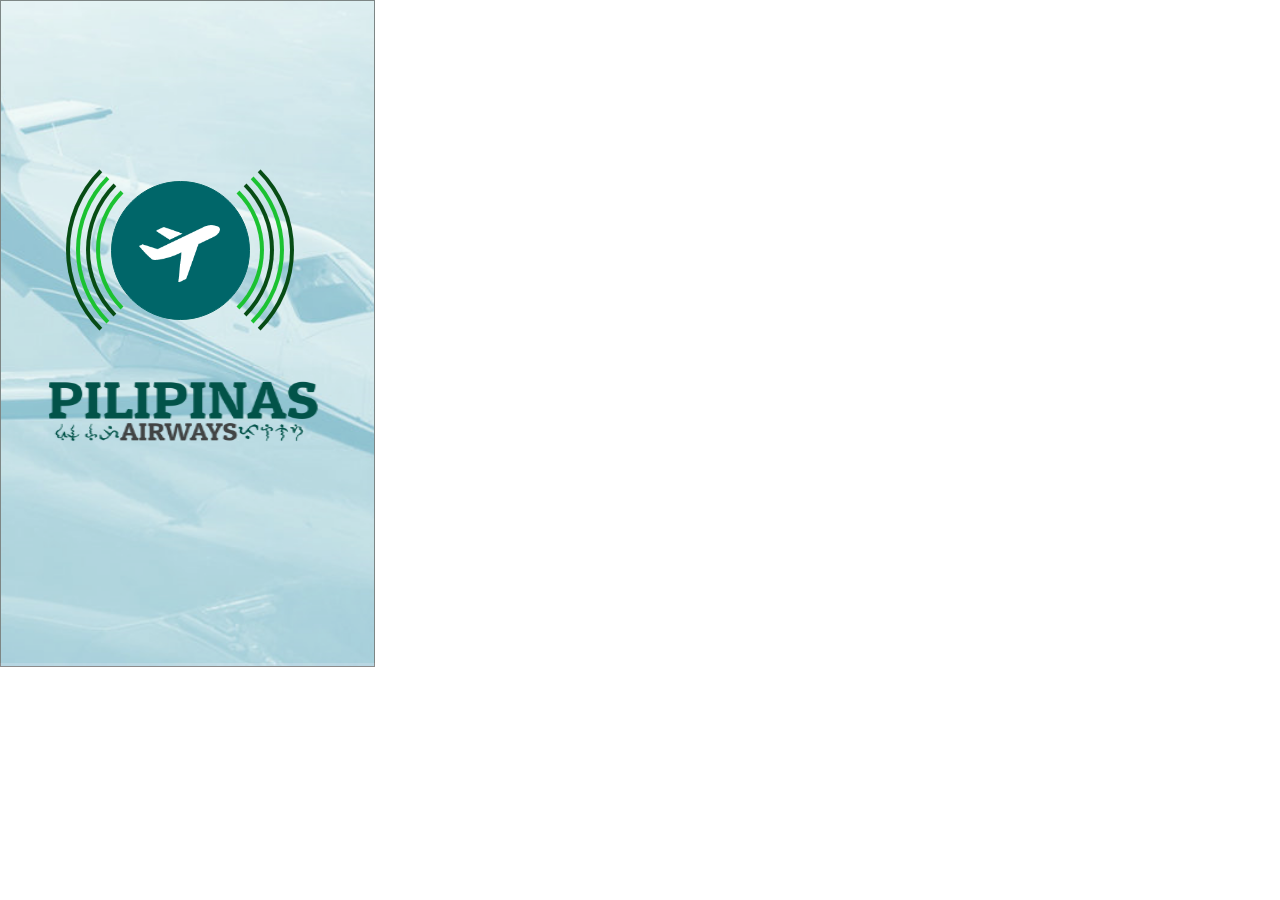
<file: index.html>
<!DOCTYPE html>
<html>
    <head>
        <title>Pilipinas Airways</title>
        <link rel="stylesheet" type="text/css" href="css/main.css">
        <meta name="viewport" content="width=device-width, initial-scale=1.0">
    </head>
    <body onload="load()">
            <div class="wrap">
                    <img src="assets/bg.png" id="bgimage">
                    <div class="box" >
                            <div class="b b1"></div>
                            <div class="b b2"></div>
                            <div class="b b3"></div>
                            <div class="b b4"></div>
                            <img src="assets/Group 568.png">
                            <img src="assets/Untitled-2.png" id="logo">
                    </div>
            </div>
    </body>
</html>

<script src="script.js"></script>
</file>
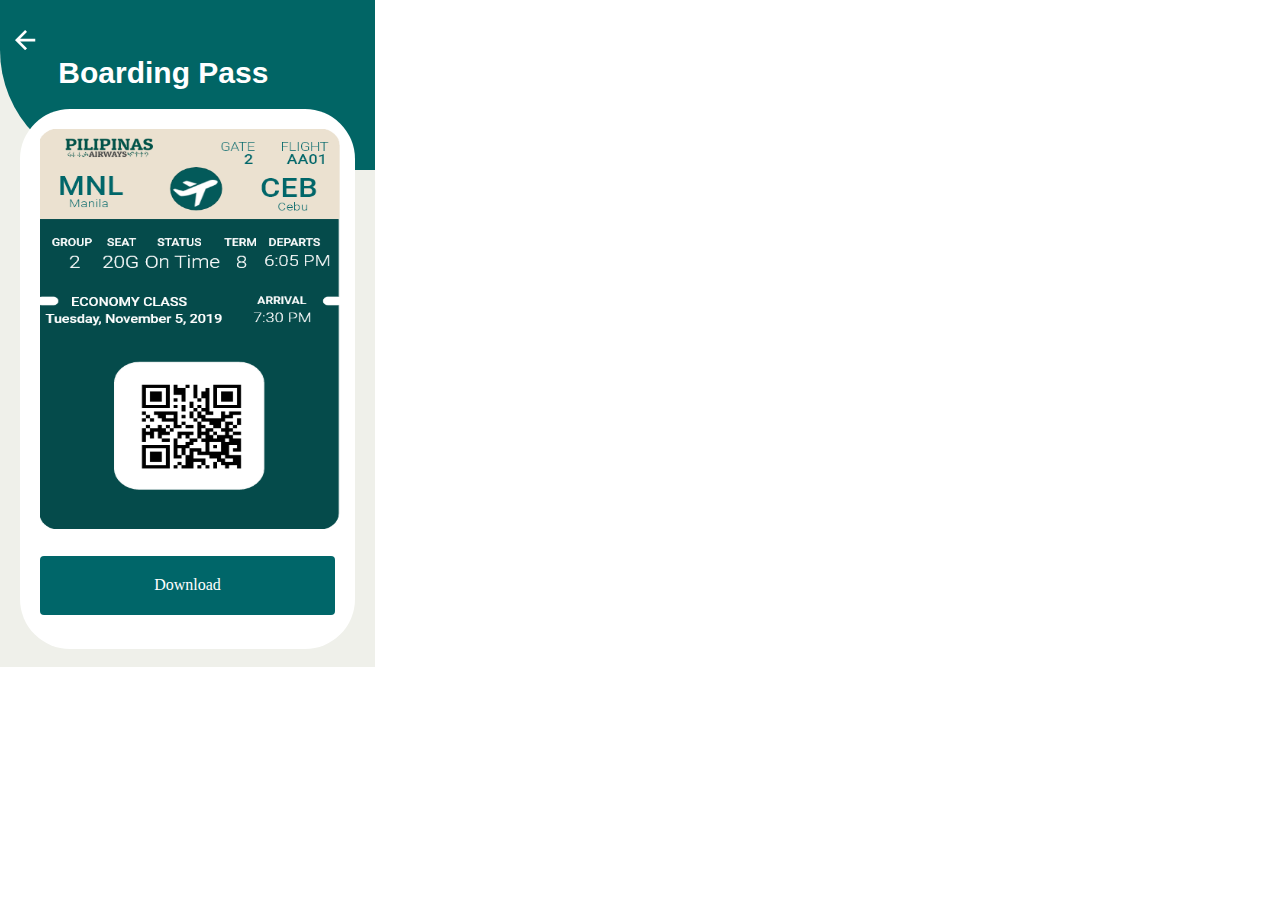
<file: boardingpass.html>
<!DOCTYPE html>
<html>
    <head>
        <title>Pilipinas Airways</title>
        <link rel="stylesheet" type="text/css" href="css/main.css">
        <meta name="viewport" content="width=device-width, initial-scale=1.0">
    </head>
    <body>
        <div class="wrap5">
                <div class="header14">
                    <div class="back">
                            <a href="login.html"><img src="assets/backwardarrow.png" alt=""></a>
                    </div>
                    <div class="title1">
                        <h1>&nbsp;&nbsp;&nbsp;&nbsp;&nbsp;&nbsp;&nbsp;Boarding Pass</h1>
                    </div>     
                </div>
                
                <div class="cp1">
                    <img src="assets/Capture1.PNG" alt="">

                        <input type="button" class="button_1" value="Download" onClick="location.href='home.html'">
                </div>
        </div>
            
    </body>
</html>
</file>
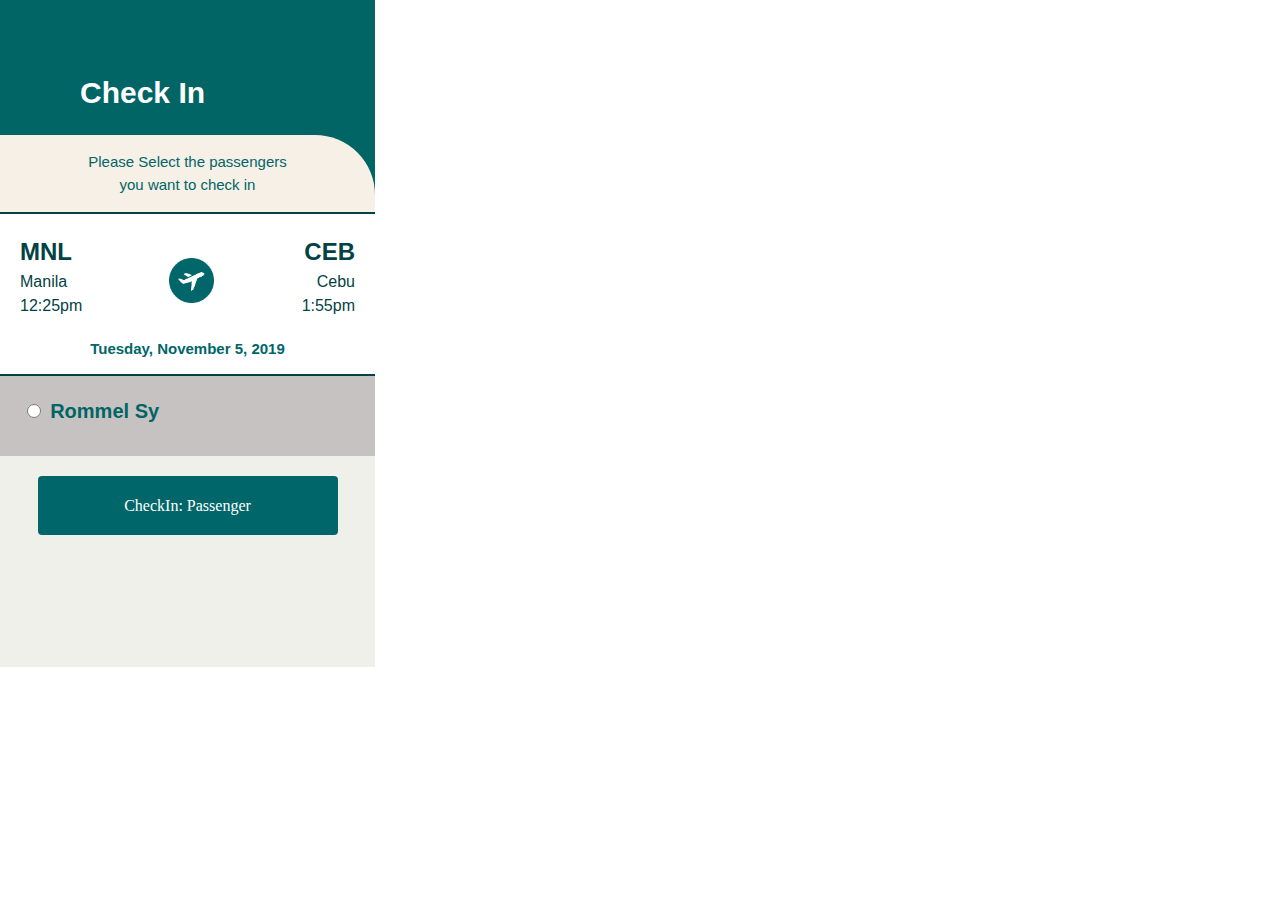
<file: checkin.html>
<!DOCTYPE html>
<html>
    <head>
        <title>Pilipinas Airways</title>
        <link rel="stylesheet" type="text/css" href="css/main.css">
        <meta name="viewport" content="width=device-width, initial-scale=1.0">
    </head>
    <body>
        <div class="wrap5">
        <section class="homepage">
                <div class="header12">
                        <div class="title1">
                            <h1>Check In</h1>
                        </div> 
                        <div class="subheader">
                            <p > Please Select the passengers<br> you want to check in</p>
                        </div>  
                        <div class="date">
                                <div class="trip">
                                        <div class="col">
                                            <h2>MNL</h2>
                                            <span>Manila</span>
                                            <p>12:25pm</p>
                                        </div>
                                        <div class="col">
                                            <br>
                                                <img src="assets/Group 568.png" id="minimize">
                                        </div>
                                        <div class="col">
                                            <h2>CEB</h2>
                                            <span>Cebu</span>
                                            <p>1:55pm</p>
                                        </div>
                                    </div>
                                <h4>Tuesday, November 5, 2019</h4>
                        </div>  
                        <div class="check">
                                <input type="radio" name="gender" value="male"> <label for="">Rommel Sy</label> <br>
                        </div>

                    </div>
                    <div class="container">
                    <input type="button" class="button_1" !important value="CheckIn: Passenger" onClick="location.href='details.html'">
                    </div>
        </section>
        </div>


    </body>

</html>
</file>
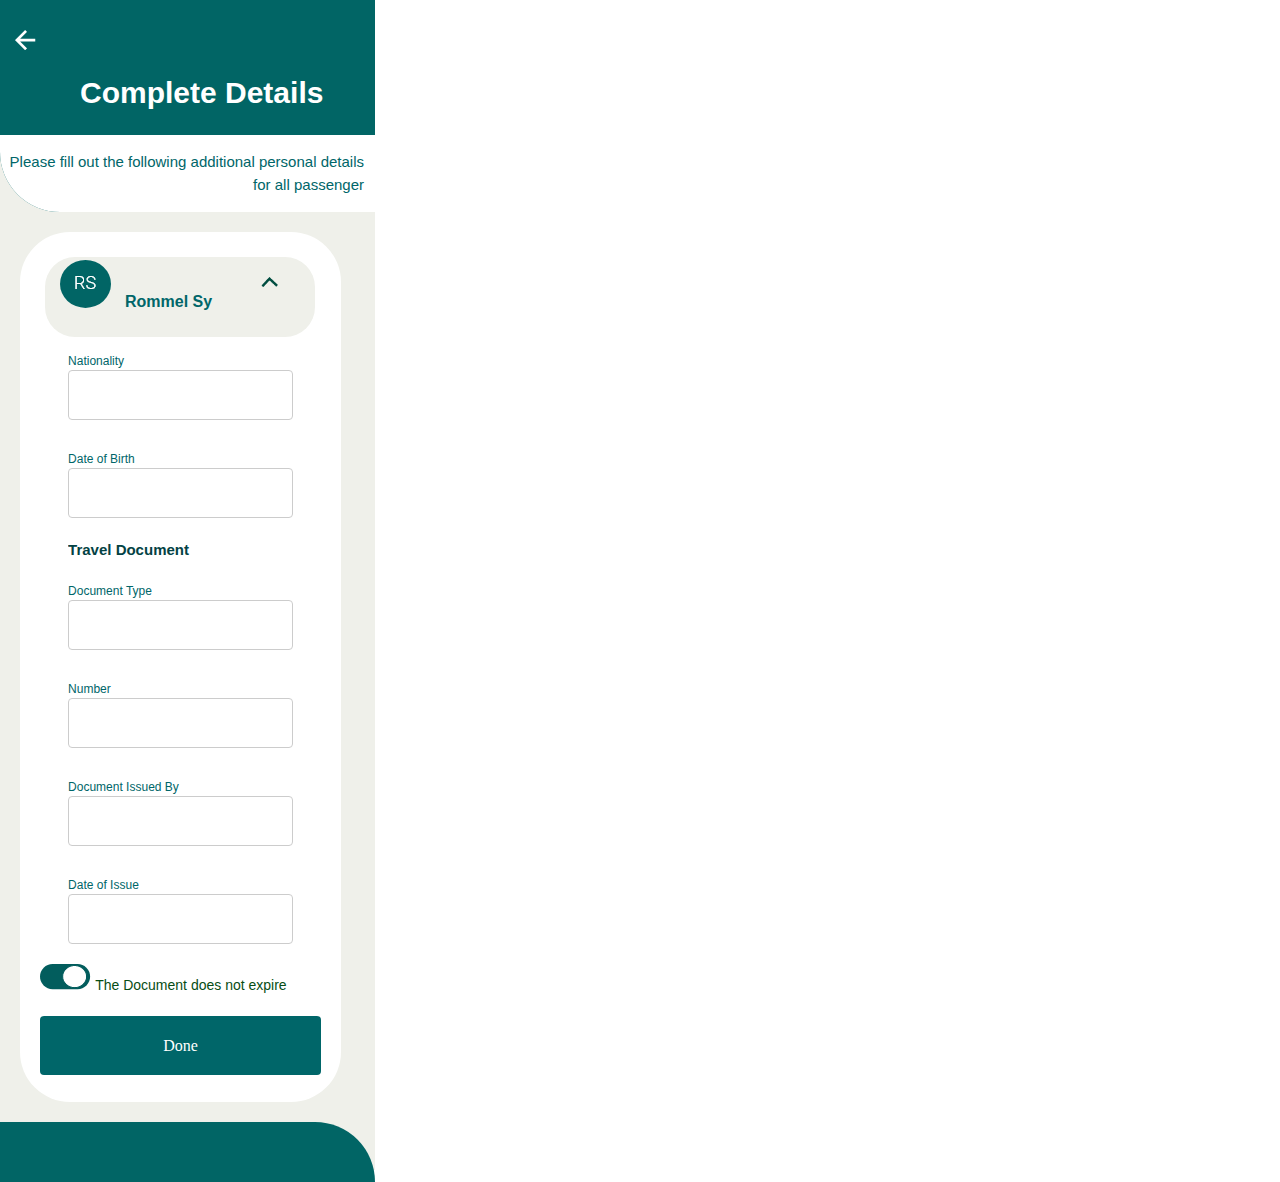
<file: details.html>
<!DOCTYPE html>
<html>
    <head>
        <title>Pilipinas Airways</title>
        <link rel="stylesheet" type="text/css" href="css/main.css">
        <meta name="viewport" content="width=device-width, initial-scale=1.0">
    </head>
    <body>
        <div class="wrap7">
        <section class="homepage">
                <div class="header12">
                        <div class="back">
                                <a hrelf="login.html"><img src="assets/backwardarrow.png" alt=""></a>
                        </div>
                        <div class="title1">
                            <h1>Complete Details</h1>
                        </div> 
                        <div class="subheader1">
                            <p >Please fill out the following additional personal
                                    details for all passenger</p>
                        </div>  

                    </div>
        </section>
        <section class="cp">
            <div class="name">
                <img src="assets/Group 577.png">
                <img src="assets/icon-chevron-right-512.png" id="pac">
                <br>    
                <label>Rommel Sy</label>
            </div>
            <div class="container">
             <p id="text" !important>Nationality</p>
            <input type="text" id="fname" name="firstname" placeholder="Email Address"><br>
            <p id="text" !important>Date of Birth</p>
            <input type="text" id="fname" name="firstname" placeholder="Email Address"><br>

            <h4 id="lana">Travel Document</h4>
            <p id="text" !important>Document Type</p>
            <input type="text" id="fname" name="firstname" placeholder="Email Address"><br>
            <p id="text" !important>Number</p>
            <input type="text" id="fname" name="firstname" placeholder="Email Address"><br>
            <p id="text" !important>Document Issued By</p>
            <input type="text" id="fname" name="firstname" placeholder="Email Address"><br>
            <p id="text" !important>Date of Issue</p>
            <input type="text" id="fname" name="firstname" placeholder="Email Address"><br>
            </div>

            <img src="assets/Group 578.png">
            <label>The Document does not expire</label>

            <input type="button" value="Done" onClick="location.href='detailssummary.html'" class="button_1">


        </section>  
        <div class="header21">
                
            </div>      
    </div>


    </body>

</html>
</file>
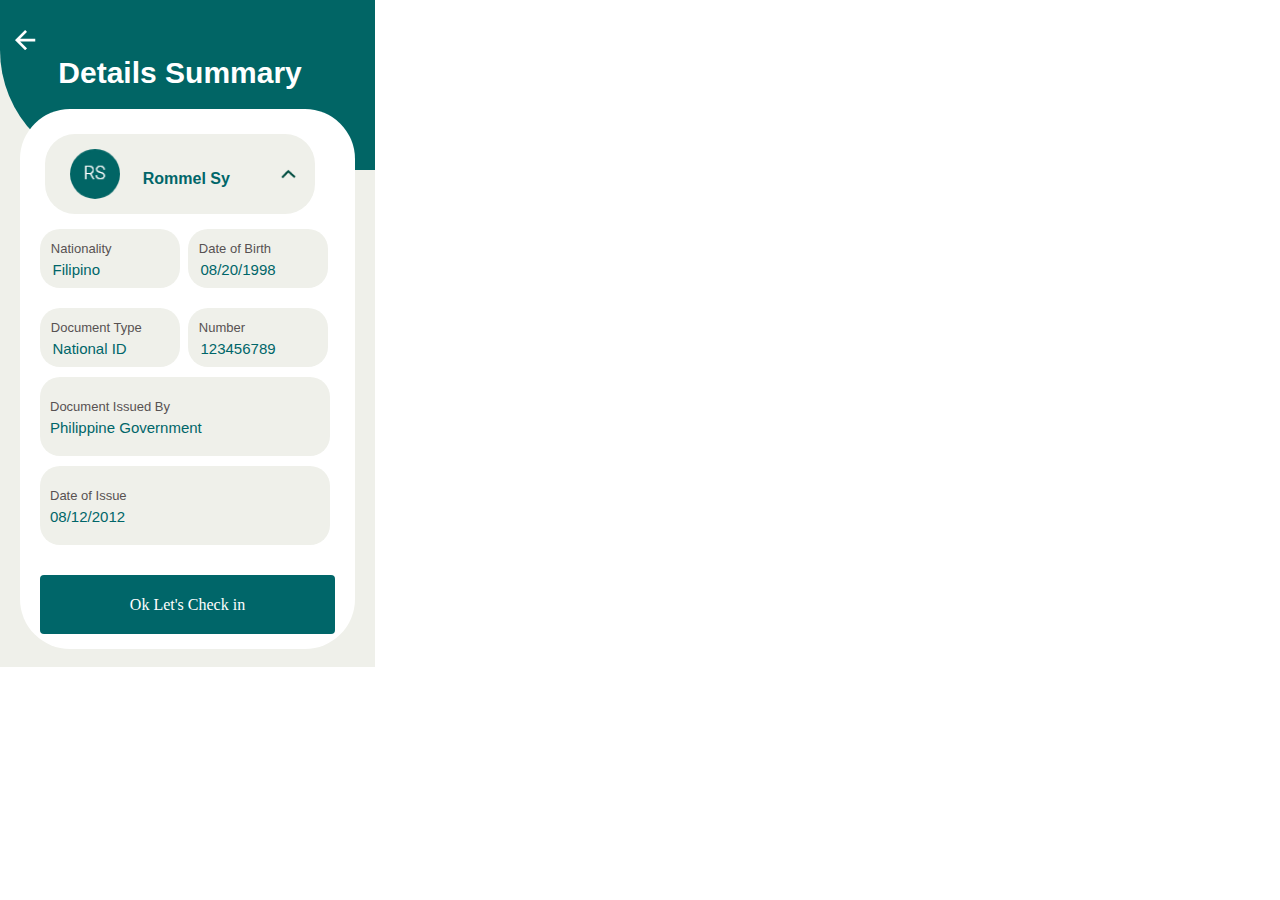
<file: detailssummary.html>
<!DOCTYPE html>
<html>
    <head>
        <title>Pilipinas Airways</title>
        <link rel="stylesheet" type="text/css" href="css/main.css">
        <meta name="viewport" content="width=device-width, initial-scale=1.0">
    </head>
    <body>
        <div class="wrap5">
                <div class="header14">
                    <div class="back">
                            <a href="login.html"><img src="assets/backwardarrow.png" alt=""></a>
                    </div>
                    <div class="title1">
                        <h1>&nbsp;&nbsp;&nbsp;&nbsp;&nbsp;&nbsp;&nbsp;Details Summary</h1>
                    </div>     
                </div>
                
                <div class="cp1">
                        <div class="name">
                                <img src="assets/Group 577.png" id="pact">
                                <img src="assets/icon-chevron-right-512.png" id="pac11">
                                <br>    
                                <label>&nbsp;&nbsp;&nbsp;&nbsp;Rommel Sy</label>
                            </div>
                    <div class="tripmo">
                        <div class="col">
                            <div class="f1st">

                                <p>&nbsp;&nbsp;&nbsp;Nationality</p>
                                <a>&nbsp;&nbsp;&nbsp;Filipino</a>

                            </div>
                        </div>
                        <div class="col">
                            <div class="f1st">
                                <p>&nbsp;&nbsp;&nbsp;Date of Birth</p>
                                <a>&nbsp;&nbsp;&nbsp;08/20/1998</a>
                            </div>

                        </div>
                    </div>
                    <div class="tripmo">
                            <div class="col">
                                <div class="f1st">
                                    <p>&nbsp;&nbsp;&nbsp;Document Type</p>
                                    <a>&nbsp;&nbsp;&nbsp;National ID</a>
                                </div>
                            </div>
                            <div class="col">
                                <div class="f1st">
                                    <p>&nbsp;&nbsp;&nbsp;Number</p>
                                    <a>&nbsp;&nbsp;&nbsp;123456789</a>
                                </div>
    
                            </div>
                    </div>
                    <div class="tripa">
                        <p>Document Issued By</p>
                        <a>Philippine Government</a>
                    </div>
                    <div class="tripa">
                        <p>Date of Issue</p>
                        <a>08/12/2012</a>
                        </div>
                        <input type="button" class="button_1" value="Ok Let's Check in" onClick="location.href='success.html'">
                </div>
        </div>
            
    </body>
</html>
</file>
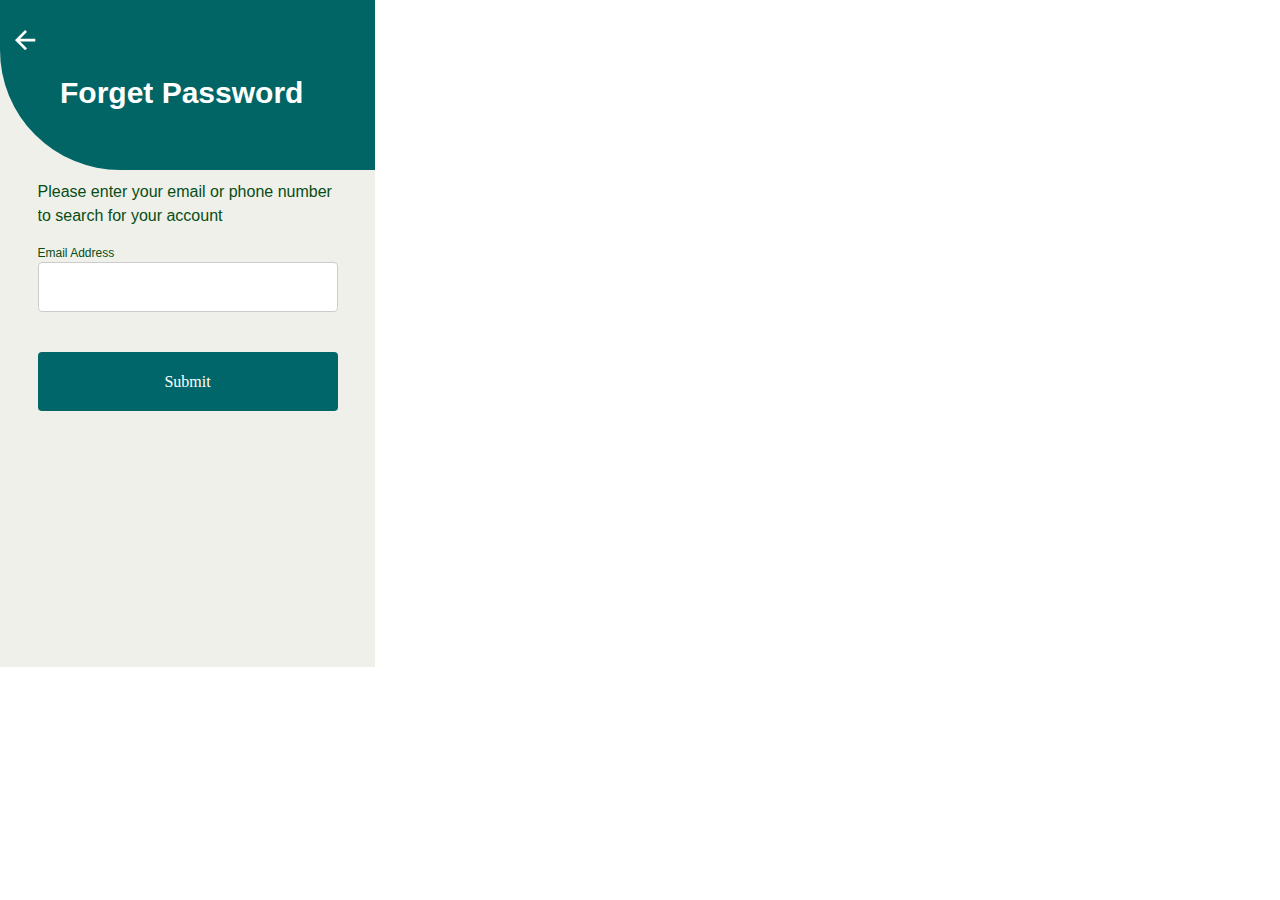
<file: forget.html>
<!DOCTYPE html>
<html>
    <head>
        <title>Pilipinas Airways</title>
        <link rel="stylesheet" type="text/css" href="css/main.css">
        <meta name="viewport" content="width=device-width, initial-scale=1.0">
    </head>
    <body>
        <div class="wrap5">
                <div class="header1">
                    <div class="back">
                            <a href="login.html"><img src="assets/backwardarrow.png" alt=""></a>
                    </div>
                    <div class="title1">
                        <h1>Forget Password</h1>
                    </div>     
                </div>
                <section class="header1bd">
                    <div class="container">
                    <p id="paragraph" !important>Please enter your email or phone number to search for your account</p>
                    <p id="text" !important>Email Address</p>
                    <input type="text" id="fname" name="firstname" placeholder="Email Address"><br>
                    <form>
                    <input type="button" class="button_1" value="Submit" onClick="location.href='login.html'"></button>
                    </form>
                </div>
                </section>
        </div>
            
    </body>
</html>
</file>
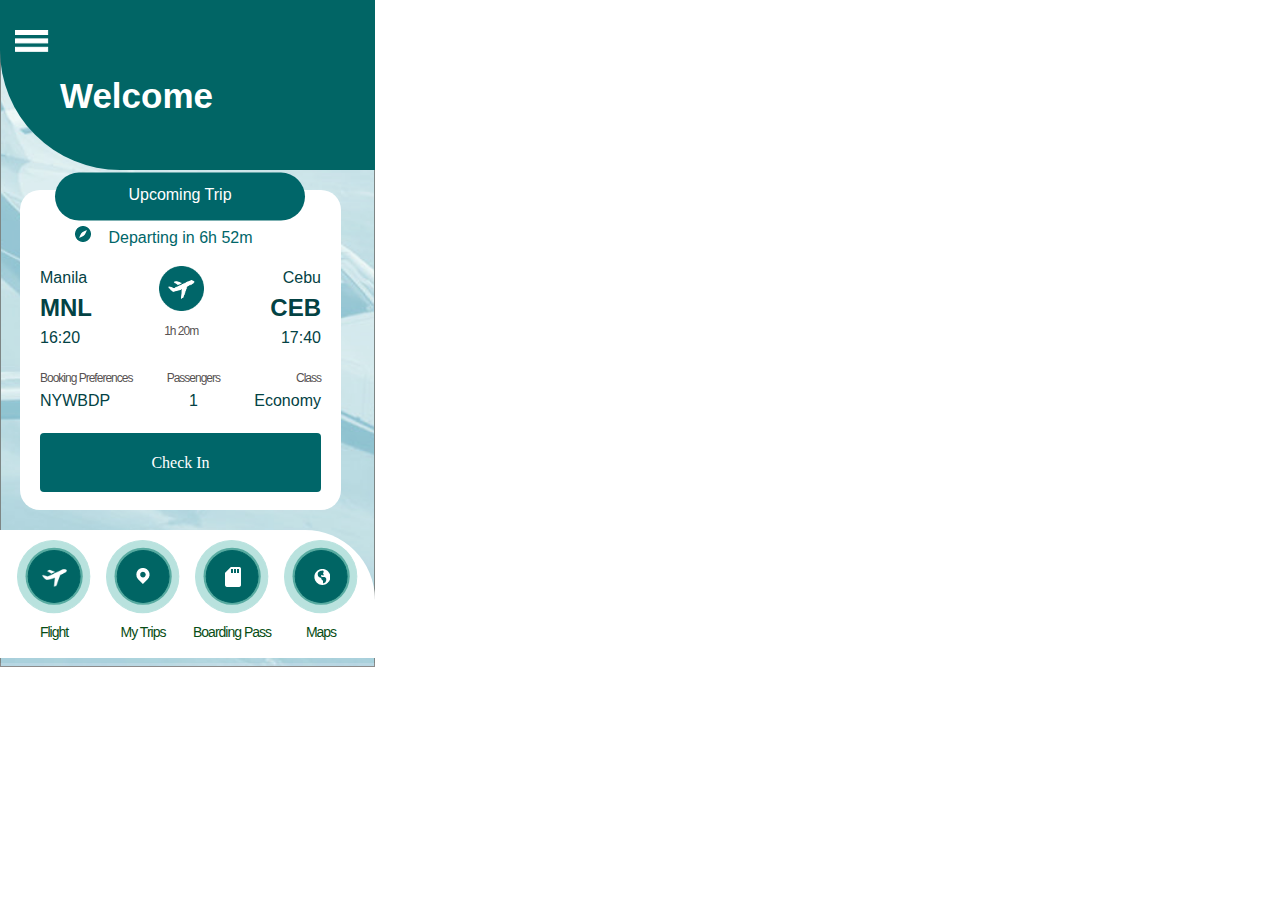
<file: home.html>
<!DOCTYPE html>
<html>
    <head>
        <title>Pilipinas Airways</title>
        <link rel="stylesheet" type="text/css" href="css/main.css">
        <meta name="viewport" content="width=device-width, initial-scale=1.0">
    </head>
    <body>
        <div class="wrap">
            <img src="assets/bg.png" id="bgImage">
        </div>
        <section class="homepage">
            <div class="header1">
                <div class="hamburger">
                        <a href="login.html"><img src="assets/Group 562.png" alt=""></a>
                </div>
                <div class="title1">
                        <h1 id="header">Welcome</h1>
                </div>    
            </div>
            <div class="mainpage">
                    <div class= "departing">
                            <img src="assets/Group 573.png">
                            <p>Departing in 6h 52m</p>
                    </div>
                            <div class="trip">
                                    <div class="col">
                                        <span>Manila</span><br>
                                        <h2>MNL</h2>
                                        <p>16:20</p>
                                    </div>
                                    <div class="col">
                                        <img src="assets/Group 568.png" id="minimize"><br>
                                        <span class="book" !important>1h 20m</span>
                                    </div>
                                    <div class="col">
                                        <span>Cebu</span>
                                        <h2>CEB</h2>
                                        <p>17:40</p>
                                    </div>
                            </div>
                            <div class="trip pad">
                                    <div class="col">
                                        <span class="book" !important>Booking Preferences</span><br>
                                        <p>NYWBDP</p>
                                    </div>
                                    <div class="col">
                                        <span class="book" !important>Passengers</span>
                                        <p>1</p>
                                    </div>
                                    <div class="col">
                                        <span class="book" !important>Class</span>
                                        <p>Economy</p>
                                    </div>
                            </div>
                            <div class="footer1">
                                    <input type="button" class="button_1" onClick="location.href='timeline.html'" value="Check In">
                            </div>
                <div class="header-trip">
                    <span>Upcoming Trip</span>
                </div>
                     
            </div>
            <div class="footer">
                    <div class="buttons-trip">
                        <div class="col">
                            <img src="assets/Group 569.png" alt="">
                            <span>Flight</span>
                        </div>
                        <div class="col">
                                <img src="assets/Group 570.png" alt="">
                                <span>My Trips</span>
                        </div>
                        <div class="col">
                                <img src="assets/Group 571.png" alt="">
                                <span>Boarding Pass</span>
                        </div>
                        <div class="col">
                                <img src="assets/Group 572.png" alt="">
                                <span>Maps</span>
                        </div>
                    </div>
            </div>
        </section>


    </body>

</html>

<script src="script.js"></script>
</file>
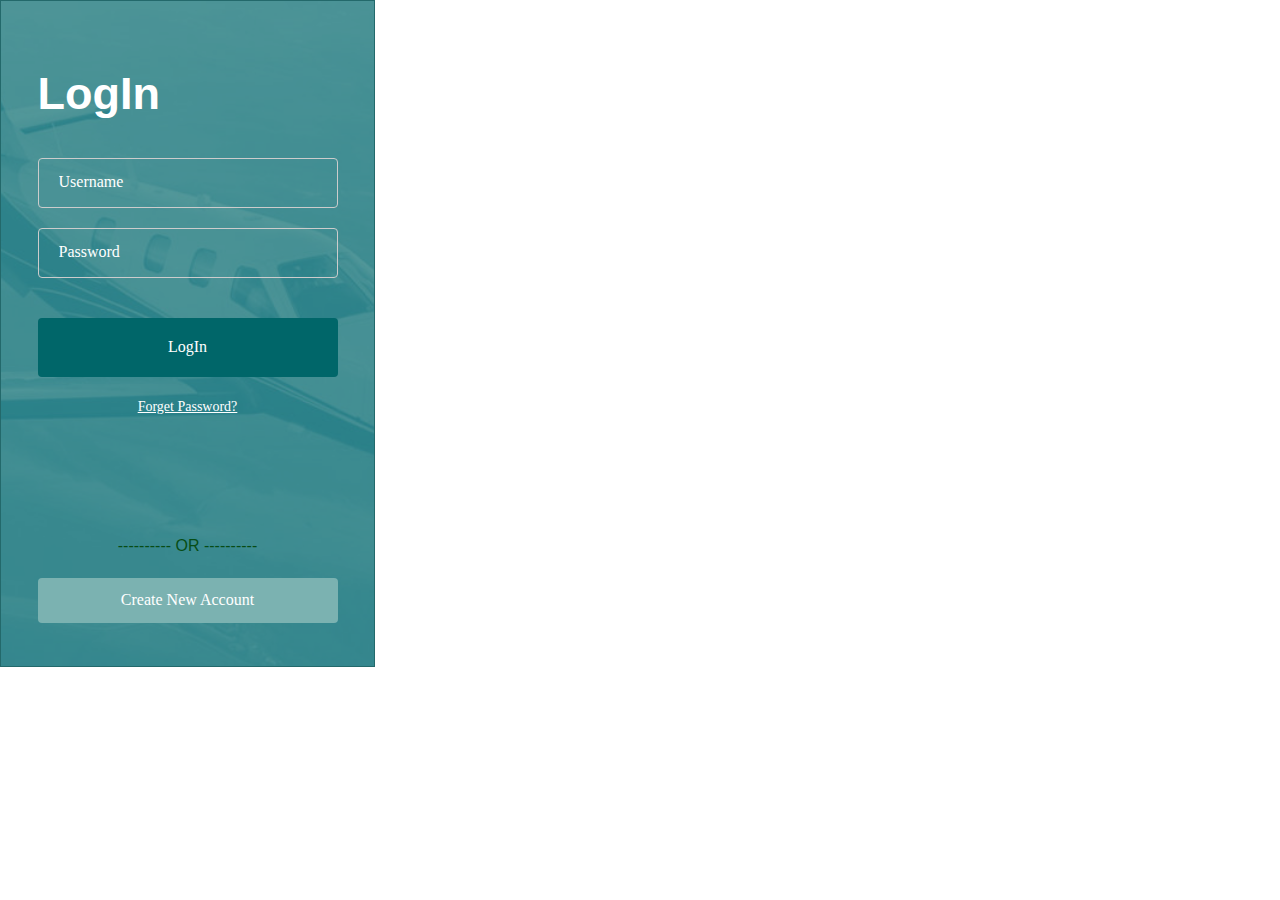
<file: login.html>
<!DOCTYPE html>
<html>
    <head>
        <title>Pilipinas Airways</title>
        <link rel="stylesheet" type="text/css" href="css/main.css">
        <meta name="viewport" content="width=device-width, initial-scale=1.0">
    </head>
    <body>
        <div class="wrap1">
            <img src="assets/bg.png" id="bgimage1">
             <div class="log">
                 <h1></h1>
             </div>
             <section id="Signup">
                    <div class="container">
                      <h1>LogIn</h1>
                      <form>
                        <input type="text" id="fname" name="firstname" placeholder="Username"><br>
                        <input type="text" placeholder="Password">

                        <input type="Button" onClick="location.href='home.html'" value="LogIn" class="button_1">
                        <p><a href="forget.html">Forget Password?</a></p>
                      </form>
                    </div>
            </section>
            <section id="newaccount">
                    <div class="container">
                      
                        <form>
                            <p class="or">---------- OR ----------</p>
                            <input type="button" onClick="location.href='register.html'" class="button_2" value="Create New Account">
                        </form>
                    </div>
            </section>
        </div>
    </body>
</html>

<script src="script.js"></script>
</file>
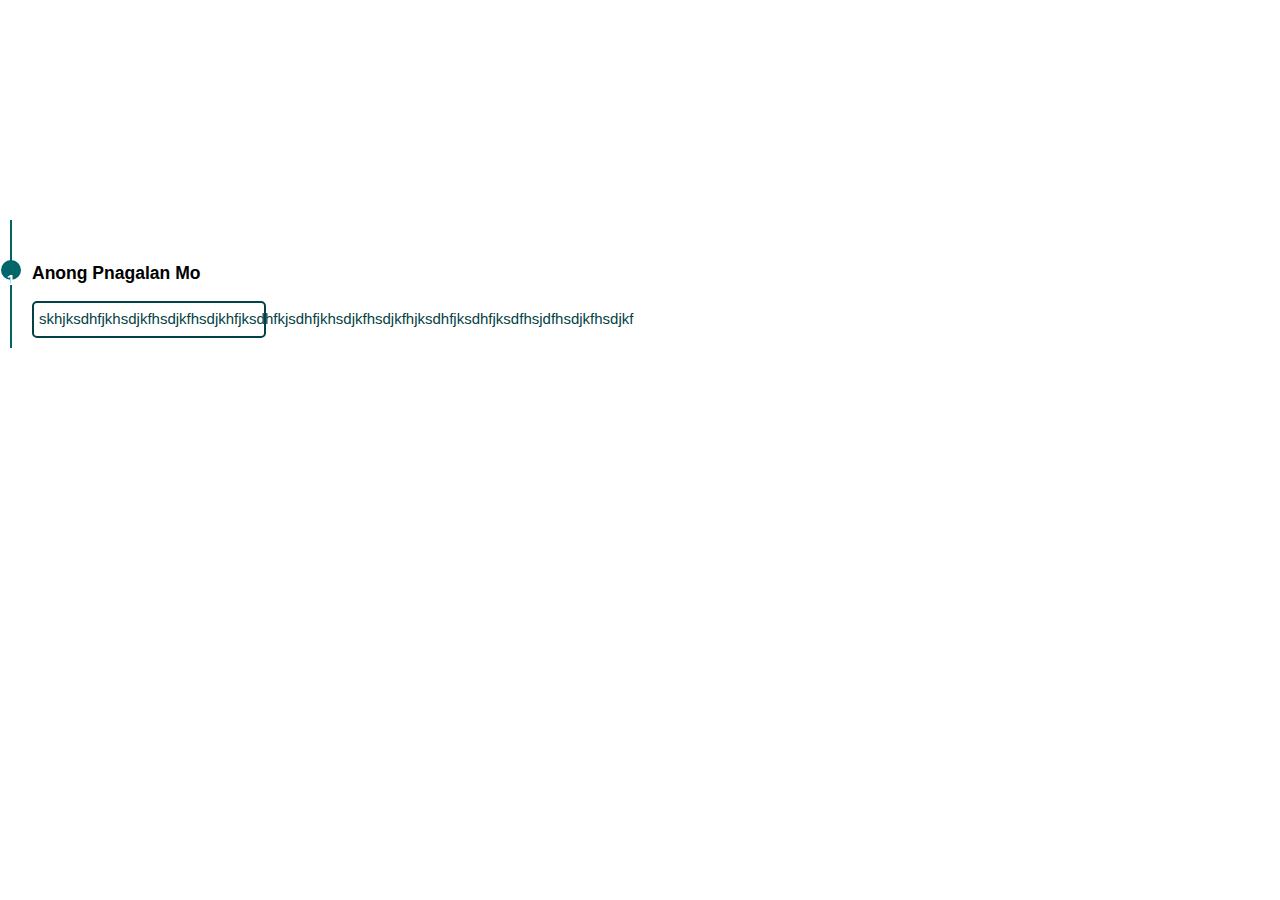
<file: practice.html>
<!DOCTYPE html>
<html>
    <head>
        <title>Pilipinas Airways</title>
        <link rel="stylesheet" type="text/css" href="css/main.css">
        <meta name="viewport" content="width=device-width, initial-scale=1.0">
    </head>
    <body>
      <ul class="timeline">
        <li>
          <div class="item">
            <span>1</span>
            <div class="content">
              <h3>Anong Pnagalan Mo</h3>
              <p>skhjksdhfjkhsdjkfhsdjkfhsdjkhfjksdhfkjsdhfjkhsdjkfhsdjkfhjksdhfjksdhfjksdfhsjdfhsdjkfhsdjkf</p>
            </div>
          </div>
        </li>
      </ul>
    </body>
</html>
</file>
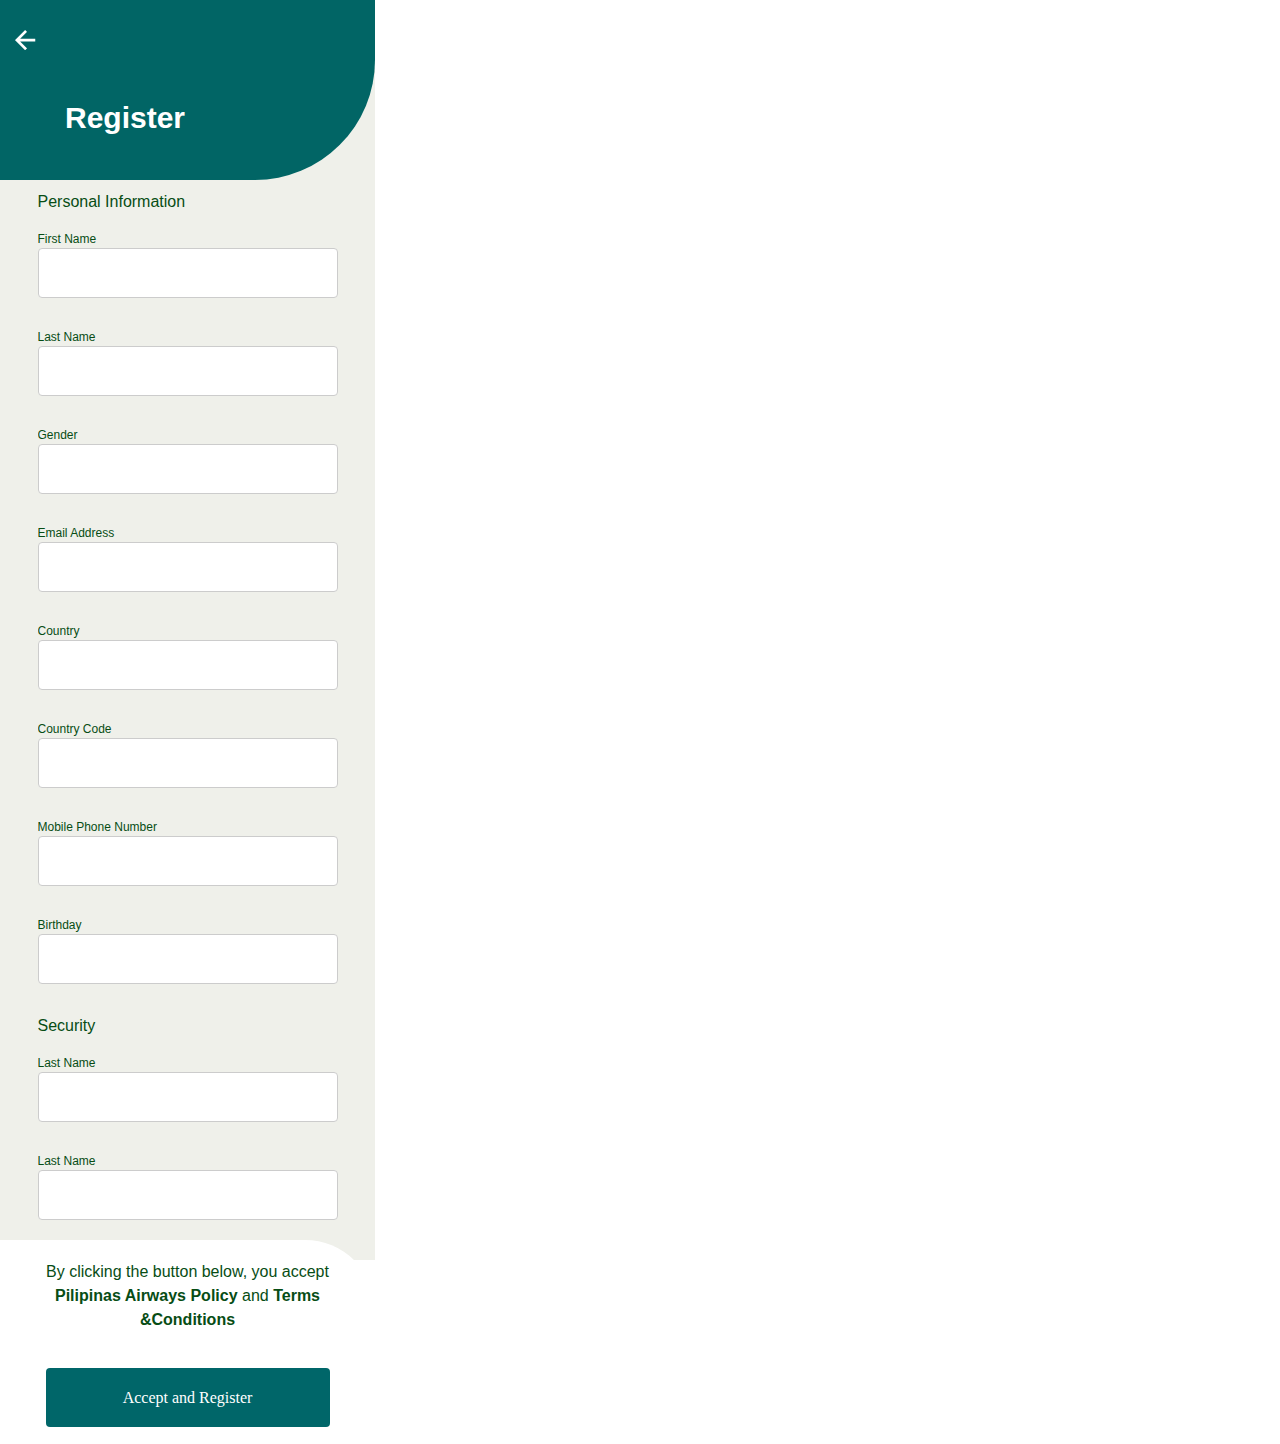
<file: register.html>
<!DOCTYPE html>
<html>
    <head>
        <title>Pilipinas Airways</title>
        <link rel="stylesheet" type="text/css" href="css/main.css">
        <meta name="viewport" content="width=device-width, initial-scale=1.0">
    </head>
    <body>
        <div class="wrap3">
                <div class="header2">
                    <div class="back">
                            <a href="login.html"><img src="assets/backwardarrow.png" alt=""></a>
                    </div>
                    <div class="title1">
                        <h1>Register</h1>
                    </div>     
                </div>
                <section class="header1bd">
                    <div class="container">
                    <p id="paragraph" !important>Personal Information</p>
                    <p id="text" !important>First Name</p>
                    <input type="text" id="fname" name="firstname" placeholder="Email Address">
                    <p id="text" !important>Last Name</p>
                    <input type="text" id="fname" name="firstname" placeholder="Email Address">
                    <p id="text" !important>Gender</p>
                    <input type="text" id="fname" name="firstname" placeholder="Email Address">
                    <p id="text" !important>Email Address</p>
                    <input type="text" id="fname" name="firstname" placeholder="Email Address">
                    <p id="text" !important>Country</p>
                    <input type="text" id="fname" name="firstname" placeholder="Email Address">
                    <p id="text" !important>Country Code</p>
                    <input type="text" id="fname" name="firstname" placeholder="Email Address">
                    <p id="text" !important>Mobile Phone Number</p>
                    <input type="text" id="fname" name="firstname" placeholder="Email Address">
                    <p id="text" !important>Birthday</p>
                    <input type="text" id="fname" name="firstname" placeholder="Email Address">
                    <p id="paragraph" !important>Security</p>
                    <p id="text" !important>Last Name</p>
                    <input type="text" id="fname" name="firstname" placeholder="Email Address">
                    <p id="text" !important>Last Name</p>
                    <input type="text" id="fname" name="firstname" placeholder="Email Address">
                </section>
                <section class="footer">
                    <div class="container">
                        <p>By clicking the button below, you accept <b>Pilipinas Airways Policy</b> and <b>Terms &Conditions</b></p>
                    <input type="button" class="button_1" value="Accept and Register" onClick="location.href='home.html'">
                    </div>
                </section>
                    </div>
            
    </body>
</html>
</file>
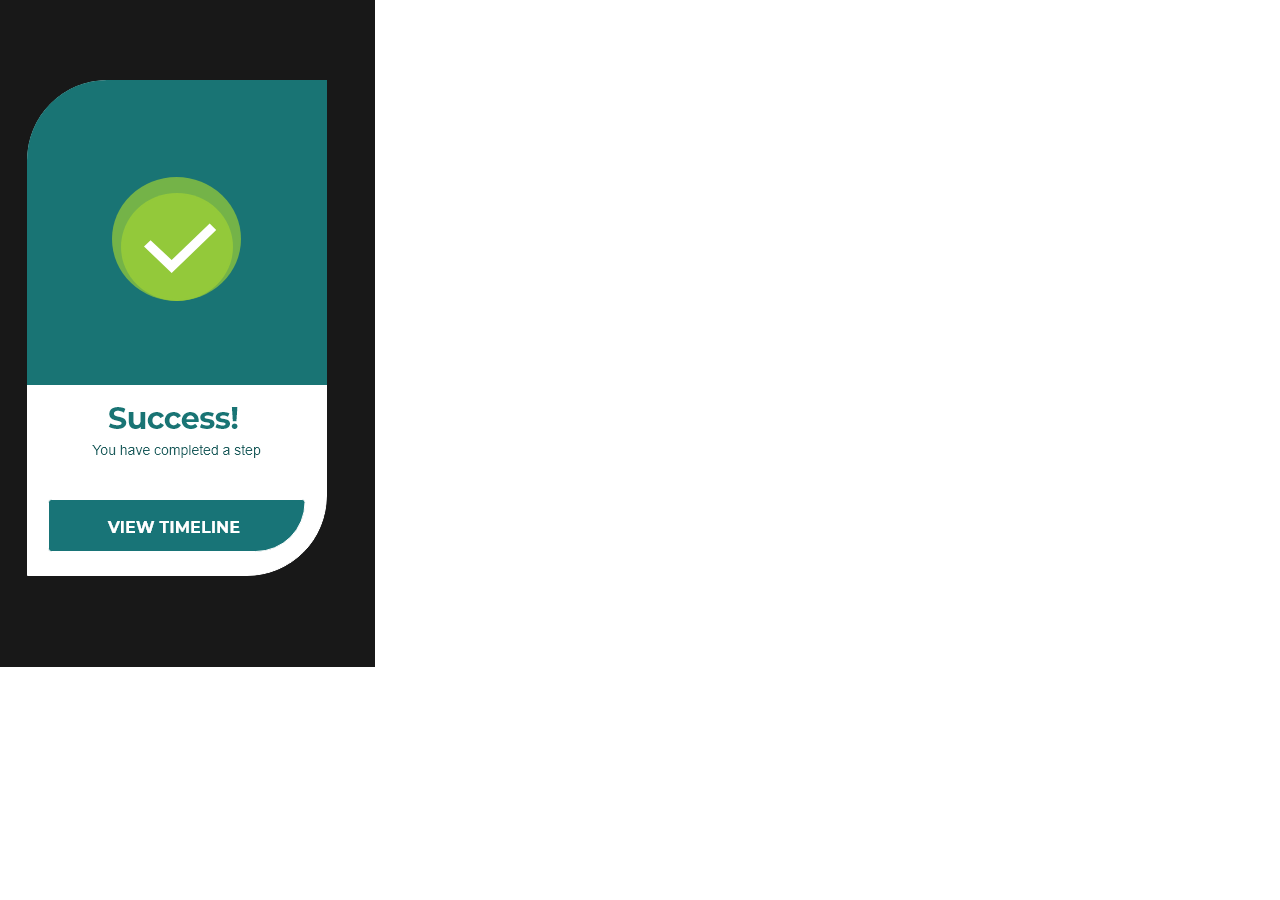
<file: success.html>
<!DOCTYPE html>
<html>
    <head>
            <title>Pilipinas Airways</title>
            <link rel="stylesheet" type="text/css" href="css/main.css">
            <meta name="viewport" content="width=device-width, initial-scale=1.0">
    </head>
    <body>
        <div class="wrap5 nene">
            <div class="bgbg">
                <img src="assets/Group 579.png" id="success">
                        <input type="button" onClick="location.href='time.html'" class="button_2" value="ViewTimeline" id="finalna">  
                
            </div>
        </div>

    </body>
</html>
</file>
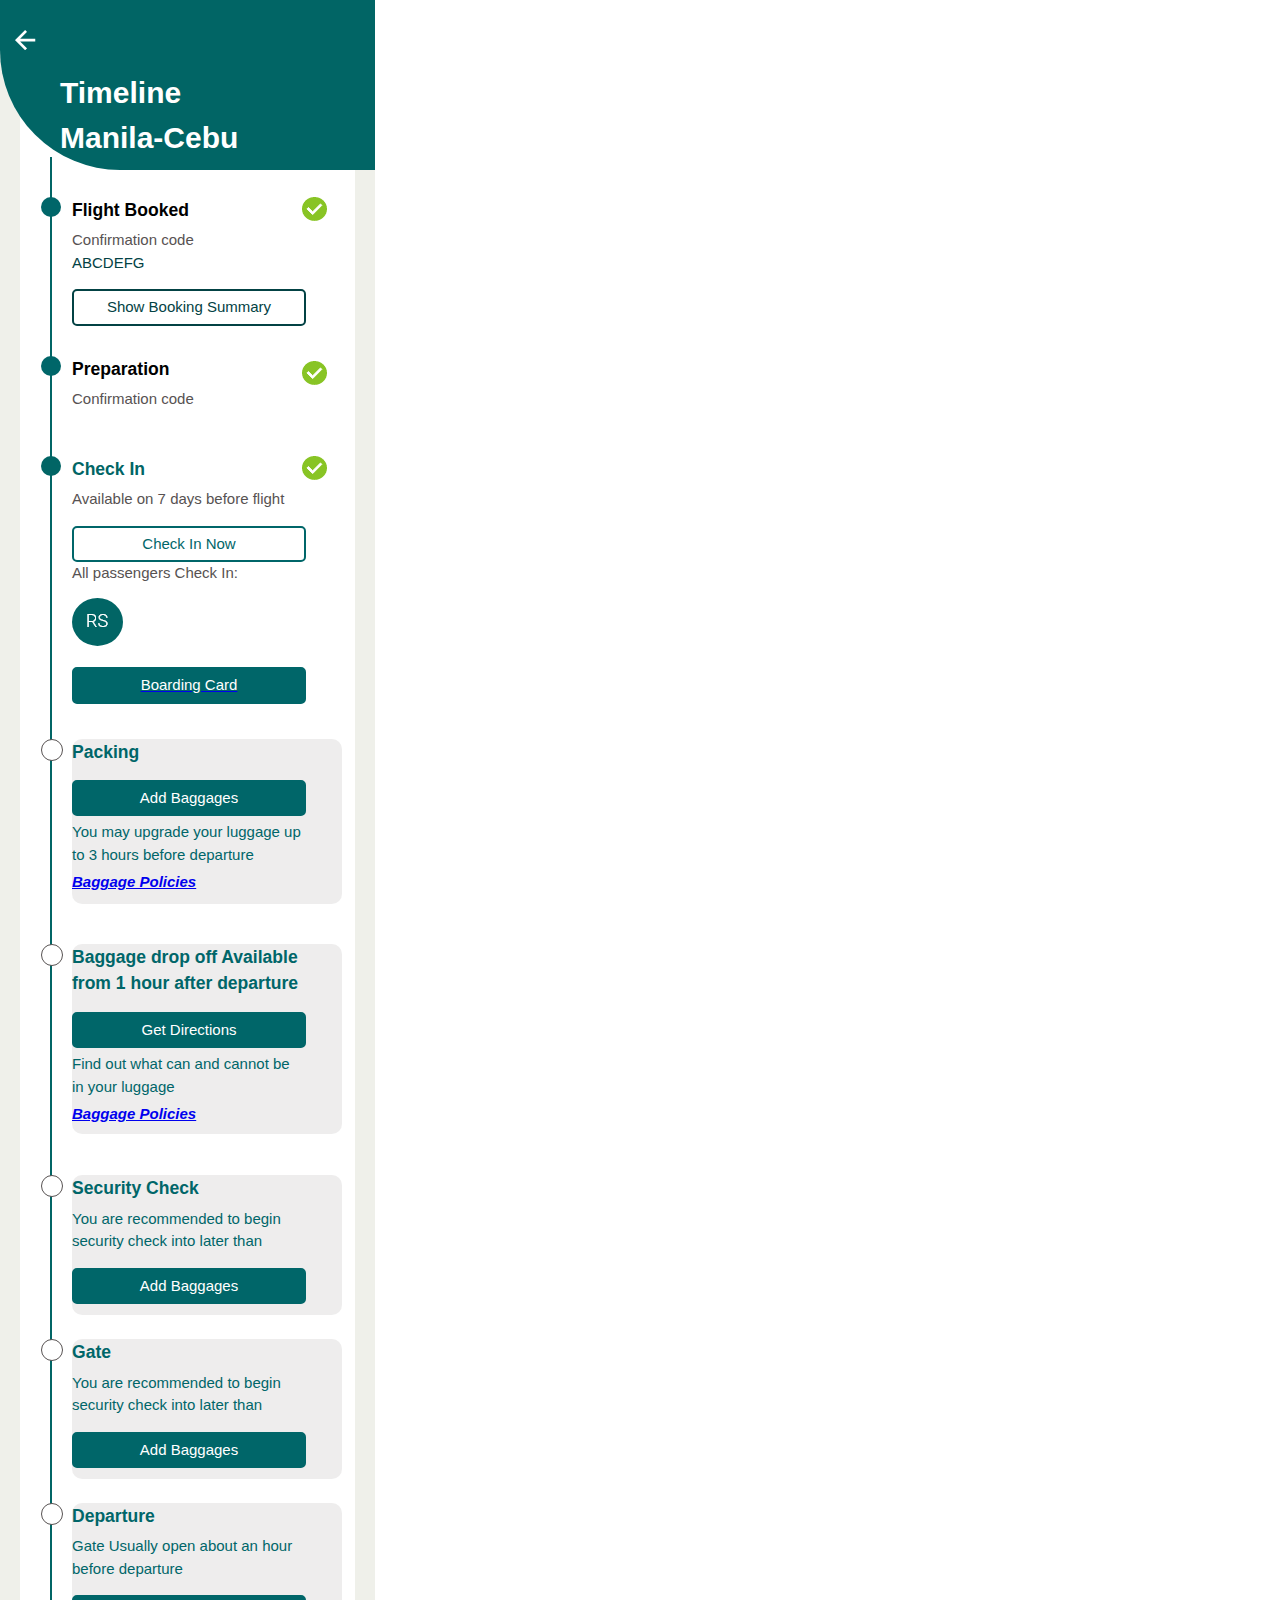
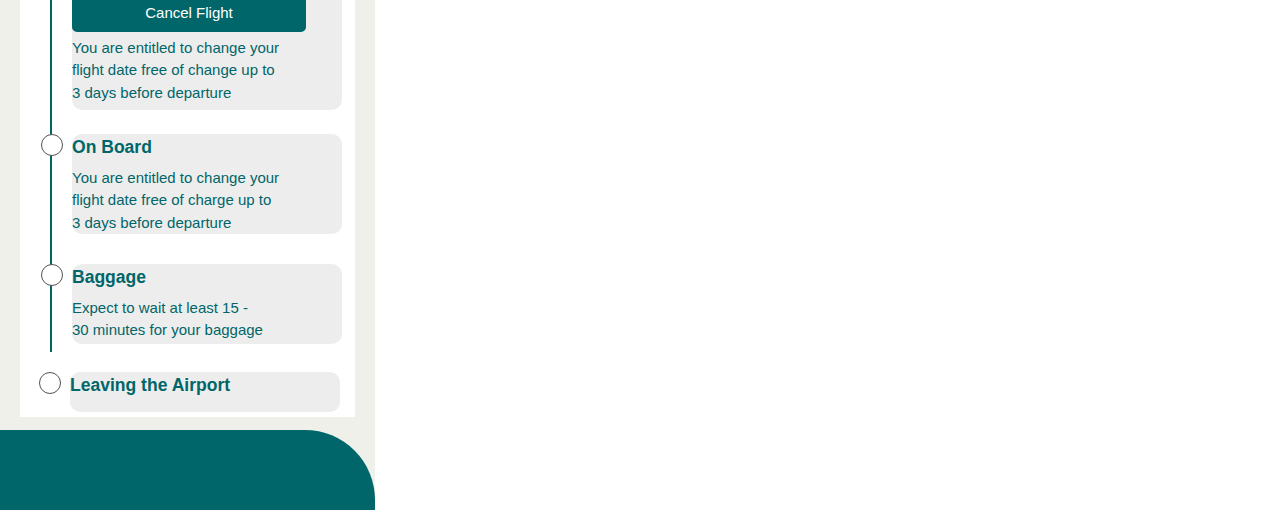
<file: time.html>
<!DOCTYPE html>
<html>
    <head>
        <title>Pilipinas Airways</title>
        <link rel="stylesheet" type="text/css" href="css/main.css">
        <meta name="viewport" content="width=device-width, initial-scale=1.0">
    </head>
    <body>
            <div class="wrap26">
                    <div class="header1">
                        <div class="back">
                                <a hrelf="login.html"><img src="assets/backwardarrow.png" alt=""></a>
                        </div>
                        <div class="title1">
                            <h1>Timeline<br>
                            Manila-Cebu</h1>
                        </div>     
                    </div>
                    <div class="mainpage2">
                        <ul class="timeline">
                            <li>
                                <div class="item">
                                    <span></span>
                                    <div class="content">
                                    <h3>Flight Booked</h3>
                                    <img src="assets/Group 574.png">
                                    <a id="text-color">Confirmation code</a><br>
                                    <a id="text-weight">ABCDEFG</a>
                                    <p>Show Booking Summary</p>
                                    </div>
                                </div>
                                <div class="item">
                                    <span id="spanning"></span>
                                    <div class="content">
                                        <h3 id="prep">Preparation</h3>
                                        <img id="img-top" src="assets/Group 574.png">
                                        <a id="text-color">Confirmation code</a><br>
                                    </div>
                                </div>
                                <div class="item">
                                        <span id="spanning123"></span>
                                        <div class="content">
                                            <h3 id="prep1">Check In</h3>
                                            <img src="assets/Group 574.png" id="final1">
                                            <a id="text-color">Available on 7 days before flight</a><br>
                                            <p id="botton1234">Check In Now</p>
                                            <a id="text-color">All passengers Check In:</a>
                                            <img src="assets/Group 577.png" id="final">
                                            <br>
                                            <br>
                                            <br><br>
                                           <a href="boardingpass.html"> <p id="botton12">Boarding Card</p></a>


                                        </div>
                                </div>
                                <div class="item">
                                        <span id="spanning2"></span>
                                        <div class="bg-content"></div>
                                        <div class="content">
                                            <h3 id="preps">Packing</h3>
                                            <p id="botton12">Add Baggages</p>
                                            <a id="text-color1">You may upgrade your luggage up 
                                                <br>to 3 hours before departure</a><br>
                                            <a href="policies.html"><h4><i>Baggage Policies</i></h4></a>
                                        </div>
                                </div>
                                <div class="item">
                                        <span id="spanning2"></span>
                                        <div class="bg-content and"></div>
                                        <div class="content">
                                            <h3 id="preps">Baggage drop off Available <br>from 1 hour after departure</h3>
                                            <p id="botton12">Get Directions</p>
                                            <a id="text-color1">Find out what can and cannot be <br>in your luggage</a><br>
                                            <a href="policies.html"><h4><i>Baggage Policies</i></h4></a>
                                        </div>
                                </div>
                                <div class="item">
                                        <span id="spanning2"></span>
                                        <div class="bg-content and1"></div>
                                        <div class="content">
                                            <h3 id="preps">Security Check</h3>
                                            <a id="text-color1">You are recommended to begin <br>security check into later than</a><br>
                                                <p id="botton12">Add Baggages</p>
                                        </div>
                                </div>
                                <div class="item">
                                        <span id="spanning2"></span>
                                        <div class="bg-content and1"></div>
                                        <div class="content">
                                            <h3 id="preps">Gate</h3>
                                            <a id="text-color1">You are recommended to begin <br>security check into later than</a><br>
                                                <p id="botton12">Add Baggages</p>
                                        </div>
                                </div>
                                <div class="item">
                                        <span id="spanning2"></span>
                                        <div class="bg-content and2"></div>
                                        <div class="content">
                                            <h3 id="preps">Departure</h3>
                                            <a id="text-color1">Gate Usually open about an hour <br>before departure</a><br>
                                            <p id="botton12">Cancel Flight</p>
                                            <a id="text-color1">You are entitled to change your <br>flight date free of change up to <br>3 days before departure</a><br>
                                        </div>
                                </div>
                                <div class="item">
                                        <span id="spanning2"></span>
                                        <div class="bg-content and3"></div>
                                        <div class="content">
                                            <h3 id="preps">On Board</h3>
                                            <a id="text-color1">You are entitled to change your <br>flight date free of charge up to <br>3 days before departure</a><br>
                                        </div>
                                </div>
                                <div class="item">
                                        <span id="spanning2"></span>
                                        <div class="bg-content and4"></div>
                                        <div class="content">
                                            <h3 id="preps">Baggage</h3>
                                            <a id="text-color1">Expect to wait at least 15 - <br>30 minutes for your baggage</a><br>
                                        </div>
                                </div>
                                <div class="ito">
                                        <span id="spanning2"></span>
                                        <div class="bg-content and5"></div>
                                        <div class="content">
                                            <h3 id="preps">Leaving the Airport</h3>
                                        </div>
                                </div>
                                
                            </li>
                        </ul>
                    </div>
                    <div class="footer5">
                        </div>
            
            </div>
          
    </body>
</html>
</file>
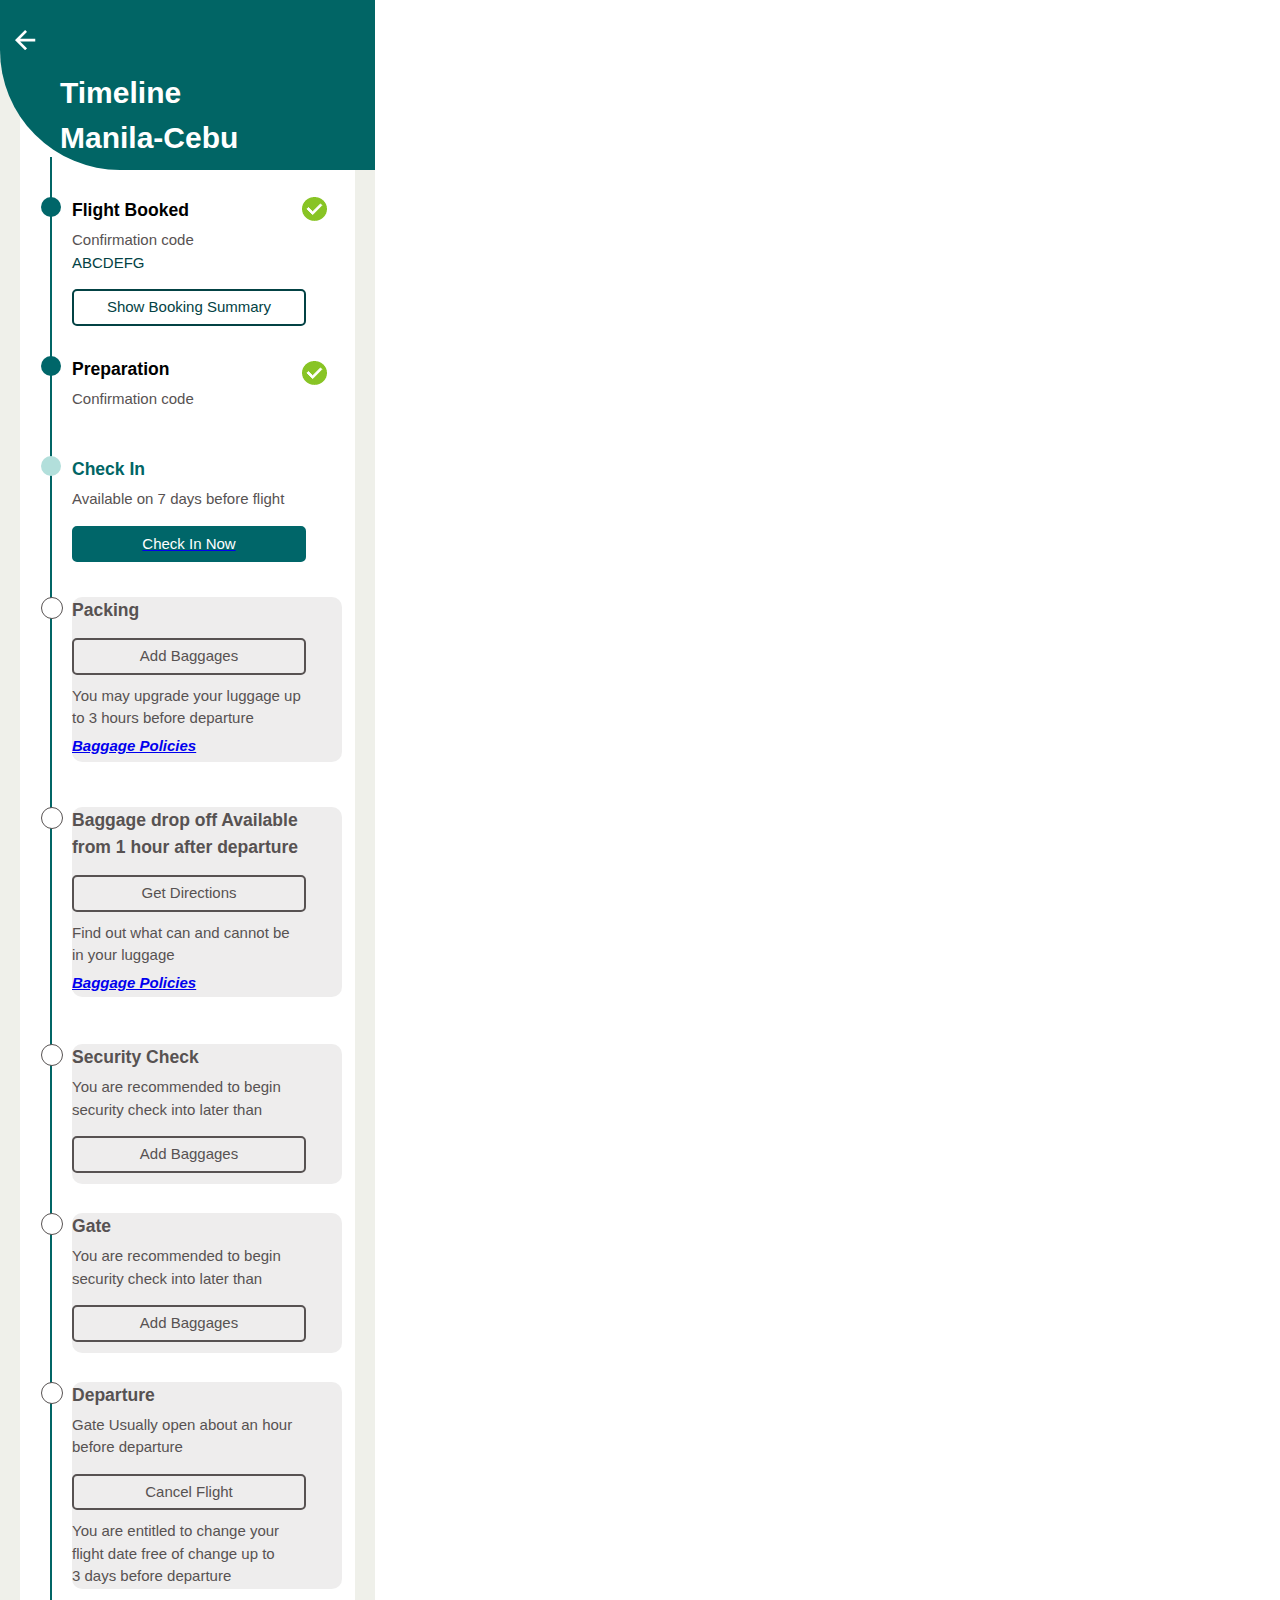
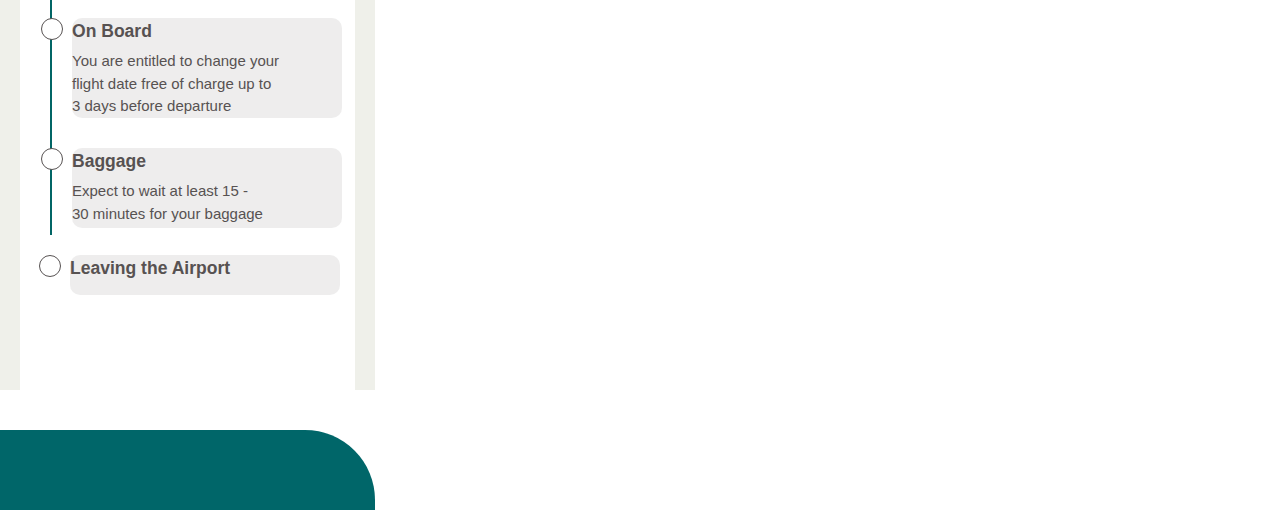
<file: timeline.html>
<!DOCTYPE html>
<html>
    <head>
        <title>Pilipinas Airways</title>
        <link rel="stylesheet" type="text/css" href="css/main.css">
        <meta name="viewport" content="width=device-width, initial-scale=1.0">
    </head>
    <body>
            <div class="wrap2">
                    <div class="header1">
                        <div class="back">
                                <a hrelf="login.html"><img src="assets/backwardarrow.png" alt=""></a>
                        </div>
                        <div class="title1">
                            <h1>Timeline<br>
                            Manila-Cebu</h1>
                        </div>     
                    </div>
                    <div class="mainpage2">
                        <ul class="timeline">
                            <li>
                                <div class="item">
                                    <span></span>
                                    <div class="content">
                                    <h3>Flight Booked</h3>
                                    <img src="assets/Group 574.png">
                                    <a id="text-color">Confirmation code</a><br>
                                    <a id="text-weight">ABCDEFG</a>
                                    <p>Show Booking Summary</p>
                                    </div>
                                </div>
                                <div class="item">
                                    <span id="spanning"></span>
                                    <div class="content">
                                        <h3 id="prep">Preparation</h3>
                                        <img id="img-top" src="assets/Group 574.png">
                                        <a id="text-color">Confirmation code</a><br>
                                    </div>
                                </div>
                                <div class="item">
                                        <span id="spanning1"></span>
                                        <div class="content">
                                            <h3 id="prep1">Check In</h3>
                                            <a id="text-color">Available on 7 days before flight</a><br>
                                            <a href="checkin.html"><p id="botton12">Check In Now</p></a>
                                        </div>
                                </div>
                                <div class="item">
                                        <span id="spanning2"></span>
                                        <div class="bg-content"></div>
                                        <div class="content">
                                            <h3 id="prep2">Packing</h3>
                                            <p id="botton123">Add Baggages</p>
                                            <a id="text-color">You may upgrade your luggage up 
                                                <br>to 3 hours before departure</a><br>
                                            <a href="policies.html"><h4><i>Baggage Policies</i></h4></a>
                                        </div>
                                </div>
                                <div class="item">
                                        <span id="spanning2"></span>
                                        <div class="bg-content and"></div>
                                        <div class="content">
                                            <h3 id="prep2">Baggage drop off Available <br>from 1 hour after departure</h3>
                                            <p id="botton123">Get Directions</p>
                                            <a id="text-color">Find out what can and cannot be <br>in your luggage</a><br>
                                            <a href="policies.html"><h4><i>Baggage Policies</i></h4></a>
                                        </div>
                                </div>
                                <div class="item">
                                        <span id="spanning2"></span>
                                        <div class="bg-content and1"></div>
                                        <div class="content">
                                            <h3 id="prep2">Security Check</h3>
                                            <a id="text-color">You are recommended to begin <br>security check into later than</a><br>
                                                <p id="botton123">Add Baggages</p>
                                        </div>
                                </div>
                                <div class="item">
                                        <span id="spanning2"></span>
                                        <div class="bg-content and1"></div>
                                        <div class="content">
                                            <h3 id="prep2">Gate</h3>
                                            <a id="text-color">You are recommended to begin <br>security check into later than</a><br>
                                                <p id="botton123">Add Baggages</p>
                                        </div>
                                </div>
                                <div class="item">
                                        <span id="spanning2"></span>
                                        <div class="bg-content and2"></div>
                                        <div class="content">
                                            <h3 id="prep2">Departure</h3>
                                            <a id="text-color">Gate Usually open about an hour <br>before departure</a><br>
                                            <p id="botton123">Cancel Flight</p>
                                            <a id="text-color">You are entitled to change your <br>flight date free of change up to <br>3 days before departure</a><br>
                                        </div>
                                </div>
                                <div class="item">
                                        <span id="spanning2"></span>
                                        <div class="bg-content and3"></div>
                                        <div class="content">
                                            <h3 id="prep2">On Board</h3>
                                            <a id="text-color">You are entitled to change your <br>flight date free of charge up to <br>3 days before departure</a><br>
                                        </div>
                                </div>
                                <div class="item">
                                        <span id="spanning2"></span>
                                        <div class="bg-content and4"></div>
                                        <div class="content">
                                            <h3 id="prep2">Baggage</h3>
                                            <a id="text-color">Expect to wait at least 15 - <br>30 minutes for your baggage</a><br>
                                        </div>
                                </div>
                                <div class="ito">
                                        <span id="spanning2"></span>
                                        <div class="bg-content and5"></div>
                                        <div class="content">
                                            <h3 id="prep2">Leaving the Airport</h3>
                                        </div>
                                </div>
                                
                            </li>
                        </ul>
                    </div>
                    <div class="footer5">
                        </div>
            
            </div>
          
    </body>
</html>
</file>
<file: css/main.css>
.wrap {
    background: #B2DFDB;
    width: 375px;
	height: 663px;
    padding: 0px;
    margin: 0px;
    position: absolute;
    z-index: -2;
}

.wrap7 {
    background: #EFF0EA;
    width: 375px;
	height: 1170px;
    padding: 0px;
    margin: 0px;
    position: absolute;
    z-index: -20;
}

.wrap123 {
    background: #EFF0EA;
    width: 375px;
    height: 667px;
    padding: 0px;
    margin: 0px;
    position: absolute;
}

.wrap1 {
    background: #006669;
    width: 375px;
	height: 667px;
    padding: 0px;
    margin: 0px;
    position: absolute;
    z-index: 1;
}

.wrap2 {
    background: #EFF0EA;
    width: 375px;
	height: 1990px;
    padding: 0px;
    margin: 0px;
    position: absolute;
}

.wrap26 {
    background: #EFF0EA;
    width: 375px;
	height: 2100px;
    padding: 0px;
    margin: 0px;
    position: absolute; 
}

.wrap5 {
    background: #EFF0EA;
    width: 375px;
	height: 667px;
    padding: 0px;
    margin: 0px;
    position: absolute;
    z-index: 10;
}

.nene {
background: #000000;
opacity: 0.9;
}
.wrap3 {
    background: #EFF0EA;
    width: 375px;
	height: 1260px;
    padding: 0px;
    margin: 0px;
    position: absolute;
    z-index: 1;
}


.container {
    width:80%;
    margin:auto;
    overflow:hidden;
} 


.container h1{
    margin-top:40px;
    font-size:45px;
    margin-bottom:25px;
}

#Signup form {
    margin-top:30px;
  }

body {
    width: 375px;
	height: 663px;
    padding: 0;
    margin: 0;
    font: 15px/1.5 'Montserrat', Arial, Helvetica,sans-serif;
    color: white;
}
#bgimage1 {
    opacity: 0.4;
    width: 375px;
    height: 667px;
    position: absolute;
    left: 0px;
    top: 0px;
    z-index: -1;
      
}

#bgimage {
    /* Center and scale the image nicely */
    background-position: center;
    background-repeat: no-repeat;
    background-size: auto;
    background-attachment: fixed;
    height: auto;
    width: auto;

    /* filter: alpha(opacity=50); For IE8 and earlier */
}

.box {
    width: 320px;
    height: 420px;
    position: fixed;
    top: 250px;
    left: 180px;
    transform: translate(-50%,-50%);
    overflow: hidden;
}

.box img {
    width: 139px;
    height: 139px;
    position: absolute;
    z-index: 999;
    right: 90px;
    bottom: 140px;
}

#success {
    z-index: 10;
    position: absolute;
    top: 80px;
    left: 27px;
}


#logo {
    width: 320px;
    height: 92px;
    left: 5px;
    bottom: 0px;

}





.box .b {
    border-radius: 50%;
    border-left: 4px solid ;
    border-right: 4px solid;
    border-top: 4px solid transparent !important;
    border-bottom: 4px solid transparent !important;
    position: absolute;
    top: 50%;
    left: 50%;
    transform: translate(-50%,-50%);
    animation: ro 2s infinite; 
}

.box .b1
{
    border-color: #074D15;
    width: 220px;
    height: 220px;
}
.box .b2 {
    border-color: #1BC231;
    width: 200px;
    height: 200px;
    animation-delay: 0.2s;
}

.box .b3
{
    border-color: #074D15;
    width: 180px;
    height:180px;
    animation-delay: 0.4s;
}
.box .b4 {
    border-color: #1BC231;
    width: 160px;
    height: 160px;
    animation-delay: 0.6s;
}


@keyframes ro {
    0% {
        transform: translate(-50%, -50%) rotate(0deg);
    }
    50% {
        transform: translate(-50%, -50%) rotate(-180deg);
    }
    100% {
        transform: translate(-50%, -50%) rotate(0deg);
    }
}


form input {
    border: 0;
    outline: 0;
    background: transparent;
    border-bottom: 2px solid white;
    margin-bottom: 25px;
    width: 100%;
    margin-top: 20px;
  }

::-webkit-input-placeholder {
    color: white;
    font-size: 16px;
    margin-bottom: 10px;
    font-family: 'Montserrat';
}

.button_1 {
    font-family: 'Montserrat';
    font-size: 16px;
    height: 59px;
    background-color: #006669;
}

.button_2 {
    font-family: 'Montserrat';
    font-size: 16px;
    height: 59px;
    background-color: #006669;
}

input[type=button] {

    color: white;
    padding: 12px 20px;
    border: none;
    border-radius: 4px;
    cursor: pointer;
    margin-top: 20px;
    margin-bottom: 7px;
    width: 100%;
  }
  
  input[type=button]:hover {
    background-color: #034244;
  }
  .container p{
      text-align: left;
      color: #074D15;
      margin-top: 10px;
      font-size: 16px;
      text-align: center;
  }
  #paragraph {
      text-align: left;
  }

  #text {
      margin-top: 10px;
      margin-bottom: 0px;
      font-size: 12px;
      text-align: left;
  }
  .cp p{
      color: #006669;
      margin-top: 5px;
  }


  #newaccount {
      margin-top: 90px;
      margin-bottom: 20px;
  }
  .button_2 {
    height: 45px;
    font-size: 16px;
    background-color: #7BB2B1;

  }

  .or {
      margin-bottom:0px;
  }

  .header1 {
    background:#016565;
    color:#ffffff;
    padding-top:30px;
    min-height:140px;
    min-width: 50px; 
    border-radius: 0px 0px 0px 120px; 
    z-index: 999;
    position: relative;
  }

  .header14 {
    background:#016565;
    color:#ffffff;
    padding-top:30px;
    min-height:140px;
    min-width: 50px; 
    border-radius: 0px 0px 0px 120px; 
    z-index: -5;
    position: relative;
  }

  .header12 {
    background:#016565;
    color:#ffffff;
    padding-top:30px;
    min-height:140px;
    min-width: 50px; 
    z-index: -1;
    position: relative;
    border-radius: 0 0 0 60px;
  }

  .header21 {
      background: #016565;
      min-height:60px;
    min-width: 50px; 
    z-index: -1;
    position: relative;
    border-radius: 0 80px 0 0;
    

  }

  .mainpage {
      background: white;
      padding: 20px;
      margin: 20px;
      border-radius: 20px;
      width: 281px;
      height: 280px;
  }
  .mainpage2 {
    background: white;
    padding: 20px;
    margin: 20px;
    height: 2060px;
    transform: translateY(-13%);
    z-index: 5;
    position: relative;
  }

  .header2 {
    background:#016565;
    color:#ffffff;
    padding-top:30px;
    min-height:150px;
    border-radius: 0px 0px 120px 0px; 
  }
  .header1 h1 {
      margin-left: 60px;
      margin-top: 40px;
  }

  .header12 h1 {
      margin-left: 80px;
      margin-top: 40px;
  }
  
  #header {
      font-size:35px;
  }

  .header2 h1{
    margin-left: 65px;
    margin-top: 65px;
}

.subheader {
    background:#F6F0E6;
    color:#006669;
    margin: 0px;
    padding:1px;
    min-height:20px;
    min-width: 50px; 
    z-index: 10;
    position: relative;
    border-radius: 0 60px 0 0;
    font-size: 15px;
    text-align: center;
}

.subheader1 {
    background: white; 
    color: #006669;
    margin: 0px;
    padding:1px;
    min-height:20px;
    min-width: 50px; 
    z-index: 10;
    position: relative;
    border-radius: 0 0 0 60px;
    font-size: 15px;
    text-align: center;

}
.subheader1 p {
    text-align: right;
    margin-right: 10px;
}



  .container a{
      color: white;
      font-size: 14px;
      font-family: 'Montserrat';
      margin-top: 20px;
  }

  input[type=text], select {
    width: 100%;
    height: 50px;
    padding: 12px 20px;
    margin: 0px 0;
    display: inline-block;
    border: 1px solid #ccc;
    border-radius: 4px;
    box-sizing: border-box;
    margin-bottom: 20px;
  }

  input[type=radio] {
      width: 30px;
      height:30px;
  }

  .check label {
      font-weight: 700;
      text-align: left;
      color: #016565;
      font-size: 20px;
  }

  input[type=radio] {
    width: 18px;
    height: 14px;
}

.container label {
    margin: 0px;
    font-size: 12px;
    font-family: 'Montserart';
}

.back img{
    position: absolute;
    z-index: 999;
    left: 15px;
}

.hamburger img {
    position: absolute;
    z-index: 999;
    left: 15px;
}

.footer {
    background:white;
    color:#074D15;
    min-height:108px;
    border-radius: 0px 70px 0px 0px; 
    padding: 10px;
}

.footer5 {
    background: #006669;
    min-height: 80px;
    border-radius: 0 70px 0 0;
    transform: translateY(-350%);
}


.footer4 {
    background:white;
    color:#074D15;
    min-height:108px;
    border-radius: 0;
    padding: 10px;
}


.header-trip {
    background: #006669;
    color: white;
    border-radius: 50px;
    min-height: 38px;
    width: 250px;
    transform: translateY(-680%);
    margin-left: 15px; 
    text-align: center;
    font-size: 16px;
    font-weight: 500px;
    padding-top: 10px;
}

.departing {
    color:#006669;
    font-weight: 500px;
    font-size: 16px;
    text-align: center;
}
.buttons-trip {
    display: flex;
    flex-direction: row;
    display: grid;
    grid-template-columns: auto auto auto auto;
    grid-gap: 1px;
    margin: 0px;
    text-align: center;
}
.buttons-trip span {
    letter-spacing: -1px;
    font-size: 14px;
}
.trip {
    color: #034244;
    display: flex;
    flex-direction: row;
    display: grid;
    grid-template-columns: auto auto auto;
    grid-gap: 1px;
    margin: 0px;
}

.tripmo {
    color: #034244;
    display: flex;
    flex-direction: row;
    display: grid;
    grid-template-columns: auto auto;
    grid-gap: 1px;
    margin-top: 0px;
}
.pad {
    margin-top: 15px;
}
.trip div {
    font-size: 16px;
}
.trip div:last-child {
    text-align:right;
}
.trip div:nth-child(2) {
    text-align:center;
}
.trip h2 {
    margin: 0;
}

.trip p {
    margin: 0;
}
.tripo {
    background-color: #575252;
    width: 281px;
    height: 115px;
    opacity: 0.5;
}
.book {
    font-size: 12px;
    color: #575252;
    letter-spacing: -1px;
}
.departing img {
        position: absolute;
        z-index: 999;
        left: 75px;
    }
#minimize {
    width: 45px;
    height: 45px;
}





.timeline {
    width: 375px;
    height: 667px;
    margin: 210px auto 0;
    padding: 10px;
    box-sizing: border-box;

}

.timeline li {
    position: relative;
    list-style: none;
}

.timeline li .item {
    position:relative;
    min-height:70px;
    padding-left: 20px;
    padding-top: 20px;
    padding-bottom: 10px;
    margin-left: 0px;
    border-left: 2px solid;
    border-color: #016565;
    color: black;
}

.timeline li .ito {
    position:relative;
    min-height:70px;
    padding-left: 20px;
    padding-top: 20px;
    padding-bottom: 10px;
    margin-left: 0px;
    color: black;
}

.timeline li .ito span {
    position:absolute;
    top: 40px;
    left: -11px;
    width: 20px;
    height: 20px;
    line-height: 40px;
    text-align: center;
    color: white;
    font-weight: 700;
    background: #006669;
    border-radius: 20px;
}


/* .timeline li:last-child .item {
    border-left: 1px solid;
    color: black;
} */

.timeline li .item span {
    position:absolute;
    top: 40px;
    left: -11px;
    width: 20px;
    height: 20px;
    line-height: 40px;
    text-align: center;
    color: white;
    font-weight: 700;
    background: #006669;
    border-radius: 20px;
}

.timeline li .item .content img {
    position: absolute;
    left: 250px;
    top: 40px;
}
.timeline li .item .content h3 {
   padding-bottom: 0px;
   margin-top: 20px;
   margin-bottom: 6px;
}
.timeline li .item .content h4 {
    padding-top: 0px;
    margin-top: 5px;
}

#text-weight {
    color: #034244;
    font-weight: 1000px;
}

#text-color {
    padding-top: 5px;
    color: #575252;
}

#text-color1 {
    padding-top: 10px;
    color: #006669;
}

.timeline li .item .content p {
 border: 2px solid;
 width: 220px;
 text-align: center;
 border-radius: 5px;
 padding: 5px;
 border-color: #034244;
 color: #034244;
 margin-bottom: 0px;
}

#prep {
    margin-top: 0px;
}

#prep1 {
    color: #016565;
    margin-top: 0px;
}

#prep2 {
    color: #575252;
    margin-top: 0px;
}

#preps {
    color: #006669;
    margin-top: 0px;
}
#final {
    position: absolute;
    left: 20px;
    top:162px;
}
#img-top {
    position: absolute;
    left: 250px;
    top: 25px;
}
#spanning {
    position:absolute;
    top: 20px;
    left: -11px;
}

#spanning1 {
    background: #B2DFDB;
    position:absolute;
    top: 20px;
    left: -11px;
}

#spanning123 {
    background: #016565;
    position: absolute;
    top: 20px;
    left: -11px;

}

#spanning2 {
    background: white;
    border: 1px solid;
    border-color: #575252;
    top: 20px;
    left: -11px;
}

#botton12 {
    width: 220px;
    text-align: center;
    border-radius: 5px;
    padding: 5px;
    background-color: #006669;
    color: white;
    border-color: #006669;
    margin-bottom: 5px;
}

#botton1234 {
    width: 220px;
    text-align: center;
    border-radius: 5px;
    padding: 5px;
    color: #006669;
    border-color: #006669;
    margin-bottom: 0px;
}


#botton123 {
    margin-bottom: 10px;
    color: #575252;
    border-color: #575252;    
}

.bg-content {
    background: #575252;
    opacity: 0.1;
    height: 165px;
    width: 270px;
    position: absolute; 
    z-index: -2;
    border-radius: 10px;
}

.and {
    height: 190px;
}

.and1 {
    height: 140px;
}
.and2 {
    height: 207px;
}

.and3 {
    height:100px;
}
.and4 {
    height: 80px;
}
.and5 {
    height:40px;
}

.date {
    width: 335px;
    height: 120px;
    background-color: white;
    border-top: 2px solid;
    border-bottom: 2px solid;
    border-color: #034244;
    padding: 20px;
}
.date .trip img {
    width: 40px;
    height:20px;
}

.date h4 {
    color: #006669;
    text-align: center;
}

.check {
    width: 335px;
    height:40px;
    background-color: #C7C2C2;
    padding: 20px;
}

.cp {
        background: white;
        padding: 20px;
        margin: 20px;
        border-radius: 50px;
        width: 281px;
        height: 830px;
}

.cp1 {
    background: white;
    padding: 20px;
    margin: 20px;
    border-radius: 50px;
    z-index: 12;
    position: relative;
    transform: translateY(-15%); 
    height: 500px;
}
.name {
    margin: 5px;
    background: #EFF0EA;
    padding: 10px;
    border-radius: 30px;
    width: 250px;
    height: 60px;
  
}
.cp label {
    color: #074D15;
    font-size: 14px;
}

.name label {
    font-size: 16px;
    color: #006669;
    font-weight: 700;
    margin-left: 70px;
}
.name img {
    position: absolute;
    left: 60px;
    top: 260px;
}
#pact {
    position: absolute;
    left: 50px;
    top: 40px;
    width: 50px;
    height: 50px;
}
#pac11 {
    position: absolute;
    left: 260px;
    top: 55px;
    width: 20px;
    height: 20px;
}
#pac {
    position: absolute;
    left: 260px;
    top: 270px;

}

#lana {
    margin-top: 1px;
    color: #034244;
}

.f1st {
    background-color:#EFF0EA;
    width: 140px;
    height: 59px;
    border-radius: 20px;
    margin-bottom: 10px;
    margin-top: 10px;
}
.f1st p {
    font-size: 13px;
    color: #575252;
    padding-top:10px;
    margin: 0;
}
.f1st a{
    color: #006669;
}
.tripa {
    background: #EFF0EA;
    padding: 10px;
    border-radius: 20px;
    width: 270px;
    height: 59px;
    margin-bottom: 10px;
}

.tripa p{
    font-size: 13px;
    color: #575252;
    padding-top:10px;
    margin: 0; 
}
.tripa a {
    color: #006669;
}

.successful {
    width: 270px;
    height: 59px;
    background: #006669;   
    position: absolute;
    z-index: -3;
    top: 500px;
    left: 50px;
    visibility: hidden;
}

#finalna {
    top: 500px;
    position: absolute;
    z-index: 40;
    opacity: 0;

}

#final1 {
    top: 20px;
}

.cp1 img {
    width: 300px;
    height: 400px;
}
</file>
